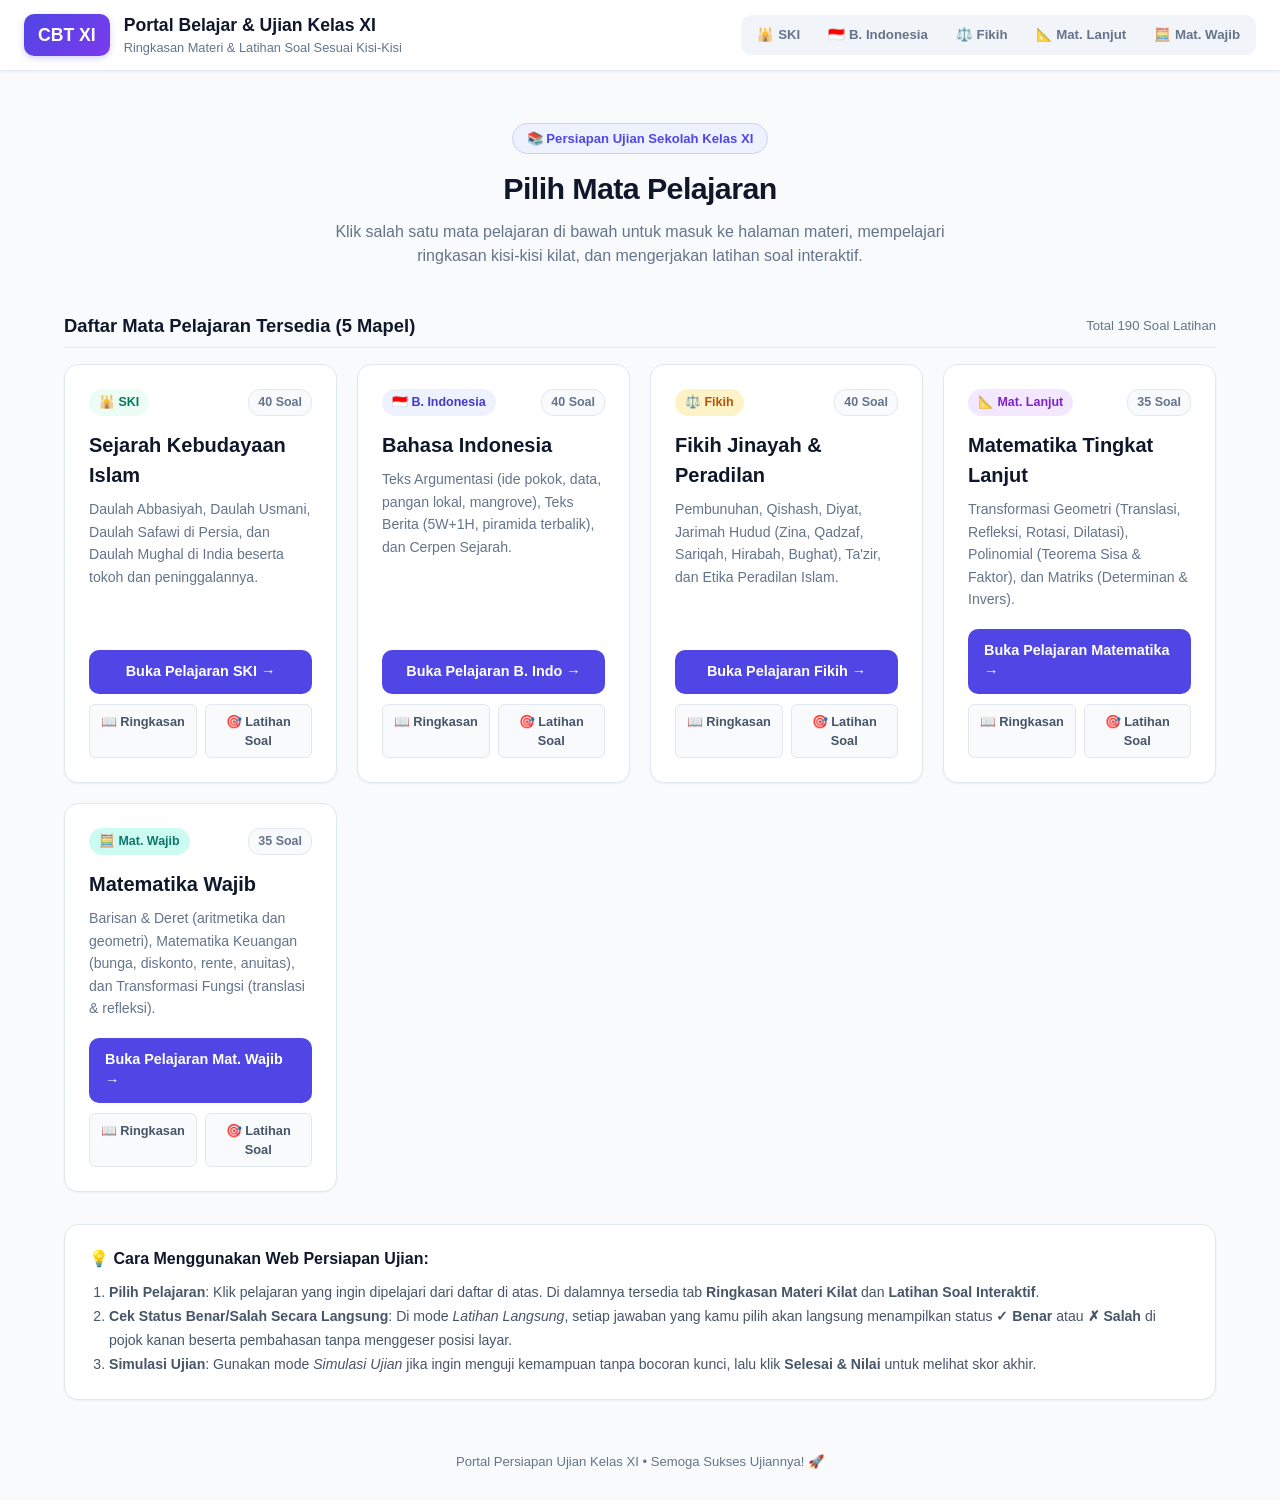
<file: index.html>
<!DOCTYPE html>
<html lang="id">
<head>
  <meta charset="UTF-8">
  <meta name="viewport" content="width=device-width, initial-scale=1.0">
  <title>Portal Persiapan Ujian Kilat Kelas XI</title>
  <style>
    :root {
      --primary: #4f46e5;
      --primary-light: #eef2ff;
      --primary-hover: #4338ca;
      --bg-main: #f8fafc;
      --bg-card: #ffffff;
      --text-main: #1e293b;
      --text-muted: #64748b;
      --border-color: #e2e8f0;
      --radius-sm: 6px;
      --radius-md: 10px;
      --radius-lg: 14px;
      --shadow-sm: 0 1px 2px rgba(0,0,0,0.05);
      --shadow-md: 0 8px 16px -4px rgba(15, 23, 42, 0.08);
    }

    * {
      box-sizing: border-box;
      margin: 0;
      padding: 0;
      font-family: -apple-system, BlinkMacSystemFont, "Segoe UI", Roboto, "Helvetica Neue", Arial, sans-serif;
    }

    body {
      background-color: var(--bg-main);
      color: var(--text-main);
      line-height: 1.5;
      min-height: 100vh;
    }

    /* TOP NAVBAR */
    .top-navbar {
      background: #ffffff;
      border-bottom: 1px solid var(--border-color);
      padding: 12px 24px;
      display: flex;
      justify-content: space-between;
      align-items: center;
      position: sticky;
      top: 0;
      z-index: 100;
      box-shadow: var(--shadow-sm);
    }

    .nav-brand {
      display: flex;
      align-items: center;
      gap: 14px;
      text-decoration: none;
      color: inherit;
    }

    .brand-badge {
      background: linear-gradient(135deg, #4f46e5, #7c3aed);
      color: white;
      font-weight: 800;
      font-size: 1.1rem;
      padding: 8px 14px;
      border-radius: var(--radius-md);
      box-shadow: 0 2px 6px rgba(79, 70, 229, 0.25);
    }

    .brand-text h1 {
      font-size: 1.1rem;
      font-weight: 700;
      color: #0f172a;
    }

    .brand-text p {
      font-size: 0.8rem;
      color: var(--text-muted);
    }

    .subject-switch {
      display: flex;
      background: #f1f5f9;
      padding: 4px;
      border-radius: var(--radius-md);
      gap: 4px;
      overflow-x: auto;
    }

    .subject-btn {
      padding: 6px 12px;
      border-radius: var(--radius-sm);
      font-size: 0.83rem;
      font-weight: 600;
      text-decoration: none;
      color: var(--text-muted);
      transition: all 0.2s;
      white-space: nowrap;
    }

    .subject-btn:hover {
      background: white;
      color: var(--primary);
      box-shadow: 0 1px 2px rgba(0,0,0,0.08);
    }

    /* MAIN CONTAINER */
    .app-container {
      max-width: 1200px;
      margin: 0 auto;
      padding: 24px;
    }

    .portal-hero {
      text-align: center;
      padding: 28px 16px 20px;
    }

    .portal-pill {
      display: inline-block;
      background: #eef2ff;
      color: #4f46e5;
      padding: 5px 14px;
      border-radius: 20px;
      font-size: 0.82rem;
      font-weight: 700;
      margin-bottom: 12px;
      border: 1px solid #c7d2fe;
    }

    .portal-hero h1 {
      font-size: 1.9rem;
      font-weight: 800;
      color: #0f172a;
      margin-bottom: 8px;
      letter-spacing: -0.02em;
    }

    .portal-hero p {
      font-size: 1rem;
      color: var(--text-muted);
      max-width: 640px;
      margin: 0 auto;
    }

    /* GRID DAFTAR PELAJARAN */
    .section-title-bar {
      display: flex;
      align-items: center;
      justify-content: space-between;
      margin-top: 24px;
      margin-bottom: 16px;
      padding-bottom: 8px;
      border-bottom: 1px solid var(--border-color);
    }

    .section-title-bar h2 {
      font-size: 1.15rem;
      font-weight: 700;
      color: #0f172a;
    }

    .portal-grid {
      display: grid;
      grid-template-columns: repeat(auto-fit, minmax(270px, 1fr));
      gap: 20px;
    }

    .portal-card {
      background: white;
      border-radius: var(--radius-lg);
      border: 1px solid var(--border-color);
      padding: 24px;
      box-shadow: var(--shadow-sm);
      transition: all 0.2s ease;
      display: flex;
      flex-direction: column;
      justify-content: space-between;
    }

    .portal-card:hover {
      transform: translateY(-3px);
      box-shadow: var(--shadow-md);
      border-color: #cbd5e1;
    }

    .card-header-top {
      display: flex;
      justify-content: space-between;
      align-items: center;
      margin-bottom: 14px;
    }

    .card-badge-top {
      display: inline-flex;
      align-items: center;
      gap: 6px;
      font-size: 0.78rem;
      font-weight: 700;
      padding: 4px 10px;
      border-radius: 20px;
    }

    .badge-ski { background: #ecfdf5; color: #047857; }
    .badge-indo { background: #eef2ff; color: #4338ca; }
    .badge-fikih { background: #fef3c7; color: #b45309; }
    .badge-mtk { background: #f3e8ff; color: #7e22ce; }
    .badge-mtkw { background: #ccfbf1; color: #0f766e; }

    .soal-count-tag {
      font-size: 0.78rem;
      font-weight: 700;
      color: var(--text-muted);
      background: #f8fafc;
      padding: 3px 9px;
      border-radius: 12px;
      border: 1px solid var(--border-color);
    }

    .portal-card h3 {
      font-size: 1.25rem;
      margin-bottom: 8px;
      color: #0f172a;
    }

    .portal-card p {
      font-size: 0.88rem;
      color: var(--text-muted);
      line-height: 1.6;
      margin-bottom: 18px;
    }

    .portal-btn-enter {
      display: flex;
      align-items: center;
      justify-content: center;
      gap: 8px;
      width: 100%;
      padding: 11px 16px;
      border-radius: var(--radius-md);
      font-size: 0.9rem;
      font-weight: 700;
      text-decoration: none;
      background: var(--primary);
      color: white;
      transition: background 0.2s;
    }

    .portal-btn-enter:hover {
      background: var(--primary-hover);
    }

    .portal-sub-links {
      display: flex;
      gap: 8px;
      margin-top: 10px;
    }

    .sub-link-btn {
      flex: 1;
      text-align: center;
      padding: 7px 10px;
      border-radius: var(--radius-sm);
      font-size: 0.8rem;
      font-weight: 600;
      text-decoration: none;
      background: #f8fafc;
      color: #475569;
      border: 1px solid var(--border-color);
      transition: all 0.15s;
    }

    .sub-link-btn:hover {
      background: #f1f5f9;
      color: #0f172a;
    }

    .tips-box {
      margin-top: 32px;
      background: white;
      border-radius: var(--radius-lg);
      border: 1px solid var(--border-color);
      padding: 22px 24px;
      box-shadow: var(--shadow-sm);
    }

    .tips-box h3 {
      font-size: 1rem;
      margin-bottom: 10px;
      color: #0f172a;
    }

    .tips-box ol {
      padding-left: 20px;
      font-size: 0.88rem;
      line-height: 1.7;
      color: #475569;
    }

    @media (max-width: 640px) {
      .top-navbar {
        flex-direction: column;
        align-items: stretch;
        gap: 10px;
        padding: 12px 16px;
      }
      .app-container {
        padding: 16px;
      }
      .portal-hero h1 {
        font-size: 1.5rem;
      }
    }
  </style>
</head>
<body>

  <header class="top-navbar">
    <a href="index.html" class="nav-brand">
      <div class="brand-badge">CBT XI</div>
      <div class="brand-text">
        <h1>Portal Belajar & Ujian Kelas XI</h1>
        <p>Ringkasan Materi & Latihan Soal Sesuai Kisi-Kisi</p>
      </div>
    </a>

    <nav class="subject-switch">
      <a href="ski.html" class="subject-btn">🕌 SKI</a>
      <a href="bahasa-indonesia.html" class="subject-btn">🇮🇩 B. Indonesia</a>
      <a href="fikih.html" class="subject-btn">⚖️ Fikih</a>
      <a href="matematika.html" class="subject-btn">📐 Mat. Lanjut</a>
      <a href="matematika-wajib.html" class="subject-btn">🧮 Mat. Wajib</a>
    </nav>
  </header>

  <main class="app-container">
    <section class="portal-hero">
      <span class="portal-pill">📚 Persiapan Ujian Sekolah Kelas XI</span>
      <h1>Pilih Mata Pelajaran</h1>
      <p>
        Klik salah satu mata pelajaran di bawah untuk masuk ke halaman materi, mempelajari ringkasan kisi-kisi kilat, dan mengerjakan latihan soal interaktif.
      </p>
    </section>

    <div class="section-title-bar">
      <h2>Daftar Mata Pelajaran Tersedia (5 Mapel)</h2>
      <span style="font-size: 0.82rem; color: var(--text-muted);">Total 190 Soal Latihan</span>
    </div>

    <div class="portal-grid">
      <!-- 1. SKI -->
      <div class="portal-card">
        <div>
          <div class="card-header-top">
            <span class="card-badge-top badge-ski">🕌 SKI</span>
            <span class="soal-count-tag">40 Soal</span>
          </div>
          <h3>Sejarah Kebudayaan Islam</h3>
          <p>
            Daulah Abbasiyah, Daulah Usmani, Daulah Safawi di Persia, dan Daulah Mughal di India beserta tokoh dan peninggalannya.
          </p>
        </div>
        <div>
          <a href="ski.html" class="portal-btn-enter">Buka Pelajaran SKI →</a>
          <div class="portal-sub-links">
            <a href="ski.html#ringkasan" onclick="sessionStorage.setItem('openTab', 'ringkasan')" class="sub-link-btn">📖 Ringkasan</a>
            <a href="ski.html" class="sub-link-btn">🎯 Latihan Soal</a>
          </div>
        </div>
      </div>

      <!-- 2. BAHASA INDONESIA -->
      <div class="portal-card">
        <div>
          <div class="card-header-top">
            <span class="card-badge-top badge-indo">🇮🇩 B. Indonesia</span>
            <span class="soal-count-tag">40 Soal</span>
          </div>
          <h3>Bahasa Indonesia</h3>
          <p>
            Teks Argumentasi (ide pokok, data, pangan lokal, mangrove), Teks Berita (5W+1H, piramida terbalik), dan Cerpen Sejarah.
          </p>
        </div>
        <div>
          <a href="bahasa-indonesia.html" class="portal-btn-enter">Buka Pelajaran B. Indo →</a>
          <div class="portal-sub-links">
            <a href="bahasa-indonesia.html#ringkasan" onclick="sessionStorage.setItem('openTab', 'ringkasan')" class="sub-link-btn">📖 Ringkasan</a>
            <a href="bahasa-indonesia.html" class="sub-link-btn">🎯 Latihan Soal</a>
          </div>
        </div>
      </div>

      <!-- 3. FIKIH -->
      <div class="portal-card">
        <div>
          <div class="card-header-top">
            <span class="card-badge-top badge-fikih">⚖️ Fikih</span>
            <span class="soal-count-tag">40 Soal</span>
          </div>
          <h3>Fikih Jinayah & Peradilan</h3>
          <p>
            Pembunuhan, Qishash, Diyat, Jarimah Hudud (Zina, Qadzaf, Sariqah, Hirabah, Bughat), Ta'zir, dan Etika Peradilan Islam.
          </p>
        </div>
        <div>
          <a href="fikih.html" class="portal-btn-enter">Buka Pelajaran Fikih →</a>
          <div class="portal-sub-links">
            <a href="fikih.html#ringkasan" onclick="sessionStorage.setItem('openTab', 'ringkasan')" class="sub-link-btn">📖 Ringkasan</a>
            <a href="fikih.html" class="sub-link-btn">🎯 Latihan Soal</a>
          </div>
        </div>
      </div>

      <!-- 4. MATEMATIKA -->
      <div class="portal-card">
        <div>
          <div class="card-header-top">
            <span class="card-badge-top badge-mtk">📐 Mat. Lanjut</span>
            <span class="soal-count-tag">35 Soal</span>
          </div>
          <h3>Matematika Tingkat Lanjut</h3>
          <p>
            Transformasi Geometri (Translasi, Refleksi, Rotasi, Dilatasi), Polinomial (Teorema Sisa & Faktor), dan Matriks (Determinan & Invers).
          </p>
        </div>
        <div>
          <a href="matematika.html" class="portal-btn-enter">Buka Pelajaran Matematika →</a>
          <div class="portal-sub-links">
            <a href="matematika.html#ringkasan" onclick="sessionStorage.setItem('openTab', 'ringkasan')" class="sub-link-btn">📖 Ringkasan</a>
            <a href="matematika.html" class="sub-link-btn">🎯 Latihan Soal</a>
          </div>
        </div>
      </div>

      <!-- 5. MATEMATIKA WAJIB -->
      <div class="portal-card">
        <div>
          <div class="card-header-top">
            <span class="card-badge-top badge-mtkw">🧮 Mat. Wajib</span>
            <span class="soal-count-tag">35 Soal</span>
          </div>
          <h3>Matematika Wajib</h3>
          <p>
            Barisan & Deret (aritmetika dan geometri), Matematika Keuangan (bunga, diskonto, rente, anuitas), dan Transformasi Fungsi (translasi & refleksi).
          </p>
        </div>
        <div>
          <a href="matematika-wajib.html" class="portal-btn-enter">Buka Pelajaran Mat. Wajib →</a>
          <div class="portal-sub-links">
            <a href="matematika-wajib.html#ringkasan" onclick="sessionStorage.setItem('openTab', 'ringkasan')" class="sub-link-btn">📖 Ringkasan</a>
            <a href="matematika-wajib.html" class="sub-link-btn">🎯 Latihan Soal</a>
          </div>
        </div>
      </div>
    </div>

    <div class="tips-box">
      <h3>💡 Cara Menggunakan Web Persiapan Ujian:</h3>
      <ol>
        <li><strong>Pilih Pelajaran</strong>: Klik pelajaran yang ingin dipelajari dari daftar di atas. Di dalamnya tersedia tab <strong>Ringkasan Materi Kilat</strong> dan <strong>Latihan Soal Interaktif</strong>.</li>
        <li><strong>Cek Status Benar/Salah Secara Langsung</strong>: Di mode <em>Latihan Langsung</em>, setiap jawaban yang kamu pilih akan langsung menampilkan status <strong>✓ Benar</strong> atau <strong>✗ Salah</strong> di pojok kanan beserta pembahasan tanpa menggeser posisi layar.</li>
        <li><strong>Simulasi Ujian</strong>: Gunakan mode <em>Simulasi Ujian</em> jika ingin menguji kemampuan tanpa bocoran kunci, lalu klik <strong>Selesai & Nilai</strong> untuk melihat skor akhir.</li>
      </ol>
    </div>
  </main>

  <footer style="text-align: center; padding: 28px; font-size: 0.82rem; color: var(--text-muted);">
    Portal Persiapan Ujian Kelas XI • Semoga Sukses Ujiannya! 🚀
  </footer>

</body>
</html>
</file>
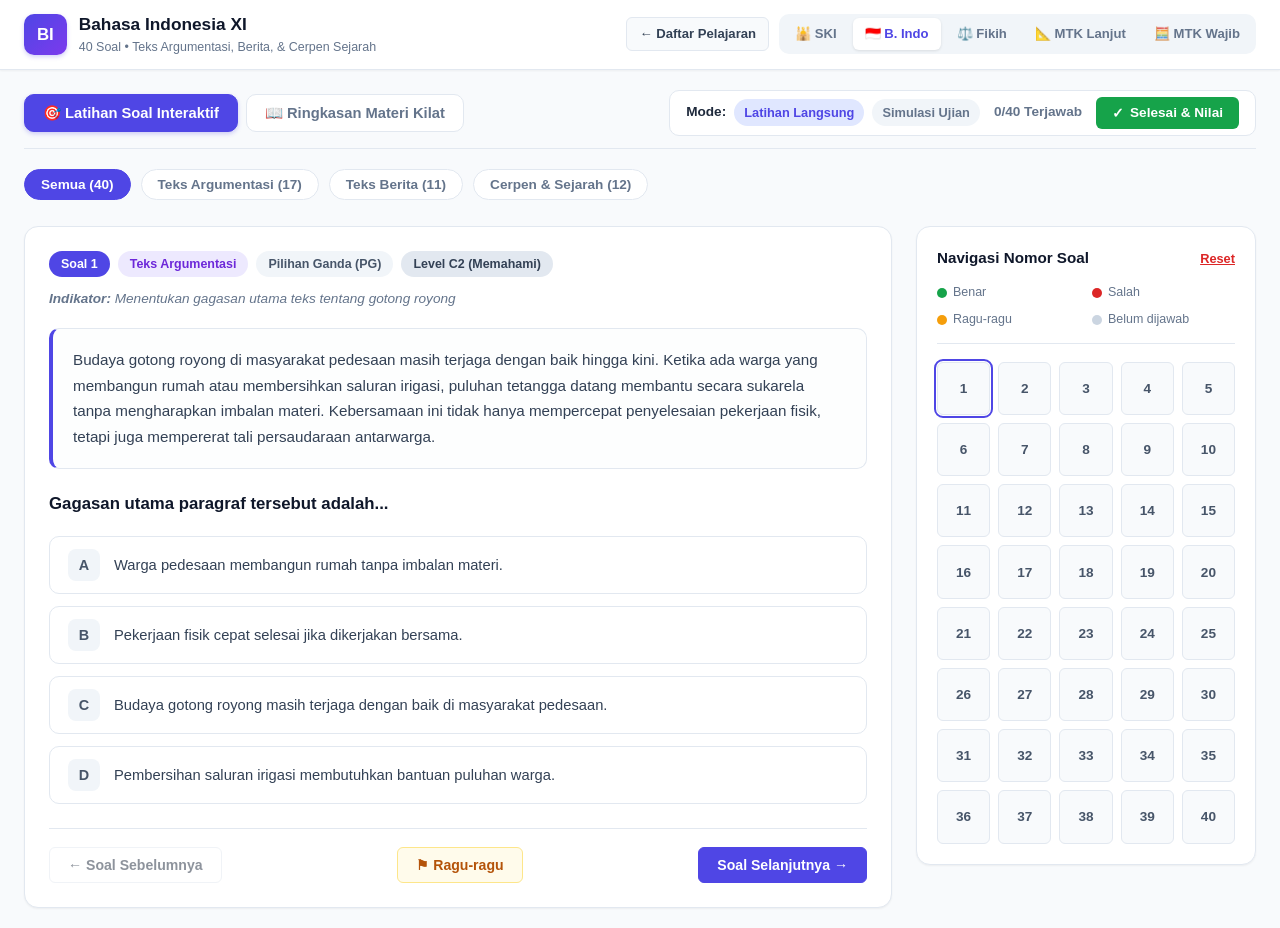
<file: bahasa-indonesia.html>
<!DOCTYPE html>
<html lang="id">
<head>
  <meta charset="UTF-8">
  <meta name="viewport" content="width=device-width, initial-scale=1.0">
  <title>Pelajaran Bahasa Indonesia Kelas XI - Ringkasan & Latihan Soal</title>
  <link rel="stylesheet" href="style.css">
</head>
<body>

  <header class="top-navbar">
    <a href="index.html" class="nav-brand">
      <div class="brand-badge" style="background: linear-gradient(135deg, #4f46e5, #7c3aed);">BI</div>
      <div class="brand-text">
        <h1>Bahasa Indonesia XI</h1>
        <p>40 Soal • Teks Argumentasi, Berita, & Cerpen Sejarah</p>
      </div>
    </a>

    <div class="nav-actions">
      <a href="index.html" class="back-home-btn">← Daftar Pelajaran</a>
      <div class="subject-switch">
        <a href="ski.html" class="subject-btn">🕌 SKI</a>
        <a href="bahasa-indonesia.html" class="subject-btn active">🇮🇩 B. Indo</a>
        <a href="fikih.html" class="subject-btn">⚖️ Fikih</a>
        <a href="matematika.html" class="subject-btn">📐 MTK Lanjut</a>
        <a href="matematika-wajib.html" class="subject-btn">🧮 MTK Wajib</a>
      </div>
    </div>
  </header>

  <main class="app-container">
    <div class="view-tabs">
      <div class="tab-group">
        <button id="tab-soal-btn" class="tab-btn active">🎯 Latihan Soal Interaktif</button>
        <button id="tab-ringkasan-btn" class="tab-btn">📖 Ringkasan Materi Kilat</button>
      </div>

      <div class="mode-control">
        <div class="mode-toggle">
          <span>Mode:</span>
          <span id="mode-latihan" class="mode-pill active">Latihan Langsung</span>
          <span id="mode-ujian" class="mode-pill">Simulasi Ujian</span>
        </div>
        <div class="progress-text" id="progress-count">0/40 Terjawab</div>
        <button id="finish-btn" class="finish-btn"><span>✓</span> Selesai & Nilai</button>
      </div>
    </div>

    <div id="view-soal">
      <div class="filter-bar" id="filter-bar"></div>
      <div class="quiz-grid">
        <section class="question-card">
          <div id="question-container"></div>
          <div class="quiz-actions">
            <button id="btn-prev" class="action-btn">← Soal Sebelumnya</button>
            <button id="btn-doubt" class="action-btn btn-doubt">⚑ Ragu-ragu</button>
            <button id="btn-next" class="action-btn btn-primary">Soal Selanjutnya →</button>
          </div>
        </section>

        <aside class="sidebar-nav">
          <div class="sidebar-header">
            <h3>Navigasi Nomor Soal</h3>
            <button id="reset-btn" class="reset-btn">Reset</button>
          </div>
          <div class="nav-legend">
            <div class="legend-item"><div class="legend-dot dot-green"></div> Benar</div>
            <div class="legend-item"><div class="legend-dot dot-red"></div> Salah</div>
            <div class="legend-item"><div class="legend-dot dot-yellow"></div> Ragu-ragu</div>
            <div class="legend-item"><div class="legend-dot dot-gray"></div> Belum dijawab</div>
          </div>
          <div class="number-grid" id="number-grid"></div>
        </aside>
      </div>
    </div>

    <div id="view-ringkasan" style="display: none;">
      <div class="summary-container" id="summary-content"></div>
    </div>
  </main>

  <script src="data-indo.js"></script>
  <script src="app.js"></script>
  <script>
    document.addEventListener("DOMContentLoaded", () => {
      new ExamApp({
        subject: "INDO",
        summaryData: INDO_SUMMARY,
        questionsData: INDO_QUESTIONS,
        categories: ["Teks Argumentasi", "Teks Berita", "Cerpen & Sejarah"]
      });
    });
  </script>
</body>
</html>
</file>
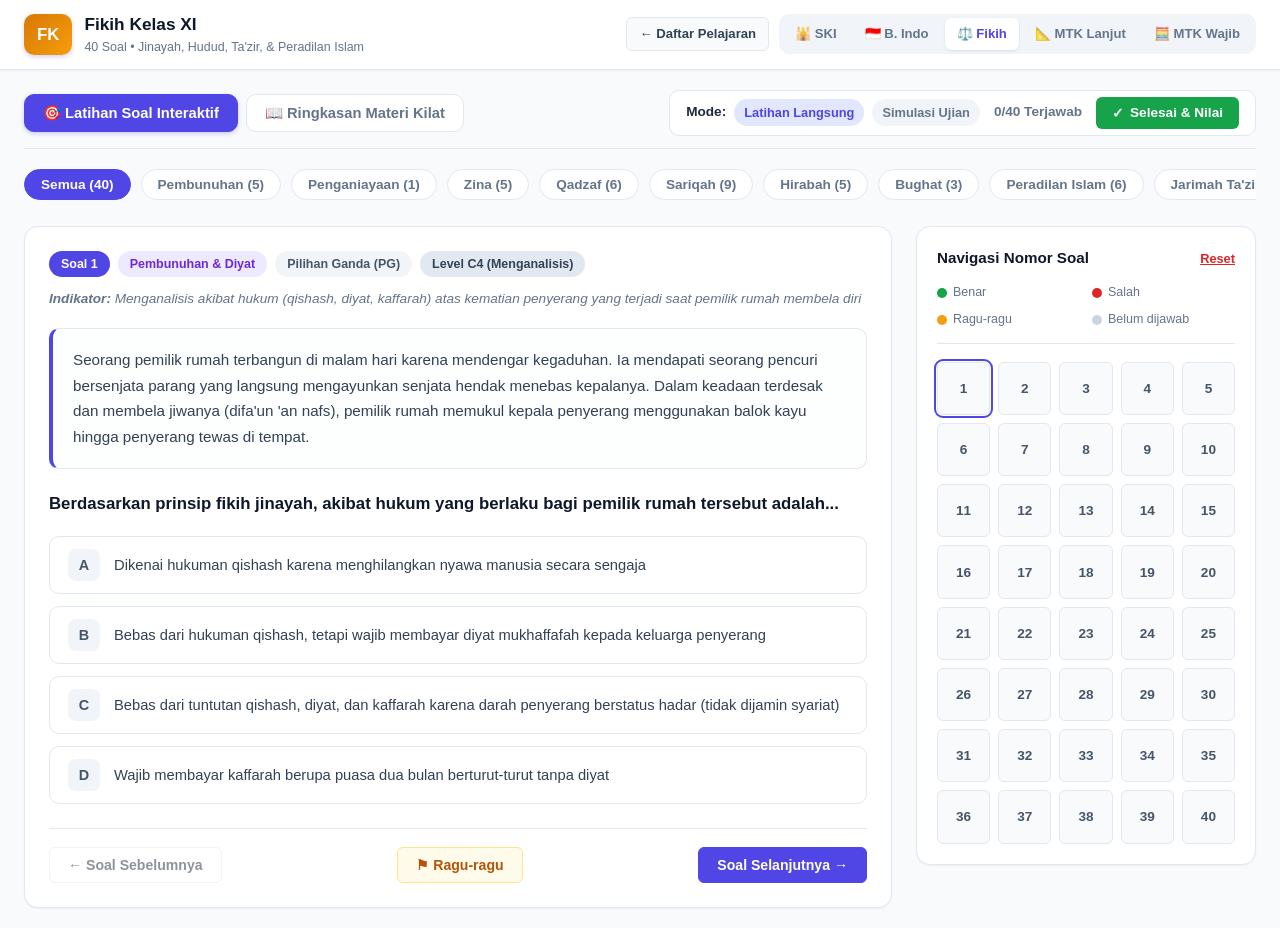
<file: fikih.html>
<!DOCTYPE html>
<html lang="id">
<head>
  <meta charset="UTF-8">
  <meta name="viewport" content="width=device-width, initial-scale=1.0">
  <title>Pelajaran Fikih Kelas XI - Ringkasan & Latihan Soal</title>
  <link rel="stylesheet" href="style.css">
</head>
<body>

  <header class="top-navbar">
    <a href="index.html" class="nav-brand">
      <div class="brand-badge" style="background: linear-gradient(135deg, #d97706, #f59e0b);">FK</div>
      <div class="brand-text">
        <h1>Fikih Kelas XI</h1>
        <p>40 Soal • Jinayah, Hudud, Ta'zir, & Peradilan Islam</p>
      </div>
    </a>

    <div class="nav-actions">
      <a href="index.html" class="back-home-btn">← Daftar Pelajaran</a>
      <div class="subject-switch">
        <a href="ski.html" class="subject-btn">🕌 SKI</a>
        <a href="bahasa-indonesia.html" class="subject-btn">🇮🇩 B. Indo</a>
        <a href="fikih.html" class="subject-btn active">⚖️ Fikih</a>
        <a href="matematika.html" class="subject-btn">📐 MTK Lanjut</a>
        <a href="matematika-wajib.html" class="subject-btn">🧮 MTK Wajib</a>
      </div>
    </div>
  </header>

  <main class="app-container">
    <div class="view-tabs">
      <div class="tab-group">
        <button id="tab-soal-btn" class="tab-btn active">🎯 Latihan Soal Interaktif</button>
        <button id="tab-ringkasan-btn" class="tab-btn">📖 Ringkasan Materi Kilat</button>
      </div>

      <div class="mode-control">
        <div class="mode-toggle">
          <span>Mode:</span>
          <span id="mode-latihan" class="mode-pill active">Latihan Langsung</span>
          <span id="mode-ujian" class="mode-pill">Simulasi Ujian</span>
        </div>
        <div class="progress-text" id="progress-count">0/40 Terjawab</div>
        <button id="finish-btn" class="finish-btn"><span>✓</span> Selesai & Nilai</button>
      </div>
    </div>

    <div id="view-soal">
      <div class="filter-bar" id="filter-bar"></div>
      <div class="quiz-grid">
        <section class="question-card">
          <div id="question-container"></div>
          <div class="quiz-actions">
            <button id="btn-prev" class="action-btn">← Soal Sebelumnya</button>
            <button id="btn-doubt" class="action-btn btn-doubt">⚑ Ragu-ragu</button>
            <button id="btn-next" class="action-btn btn-primary">Soal Selanjutnya →</button>
          </div>
        </section>

        <aside class="sidebar-nav">
          <div class="sidebar-header">
            <h3>Navigasi Nomor Soal</h3>
            <button id="reset-btn" class="reset-btn">Reset</button>
          </div>
          <div class="nav-legend">
            <div class="legend-item"><div class="legend-dot dot-green"></div> Benar</div>
            <div class="legend-item"><div class="legend-dot dot-red"></div> Salah</div>
            <div class="legend-item"><div class="legend-dot dot-yellow"></div> Ragu-ragu</div>
            <div class="legend-item"><div class="legend-dot dot-gray"></div> Belum dijawab</div>
          </div>
          <div class="number-grid" id="number-grid"></div>
        </aside>
      </div>
    </div>

    <div id="view-ringkasan" style="display: none;">
      <div class="summary-container" id="summary-content"></div>
    </div>
  </main>

  <script src="data-fikih.js"></script>
  <script src="app.js"></script>
  <script>
    document.addEventListener("DOMContentLoaded", () => {
      new ExamApp({
        subject: "FIKIH",
        summaryData: FIKIH_SUMMARY,
        questionsData: FIKIH_QUESTIONS,
        categories: ["Pembunuhan", "Penganiayaan", "Zina", "Qadzaf", "Sariqah", "Hirabah", "Bughat", "Peradilan Islam", "Jarimah Ta'zir"]
      });
    });
  </script>
</body>
</html>
</file>
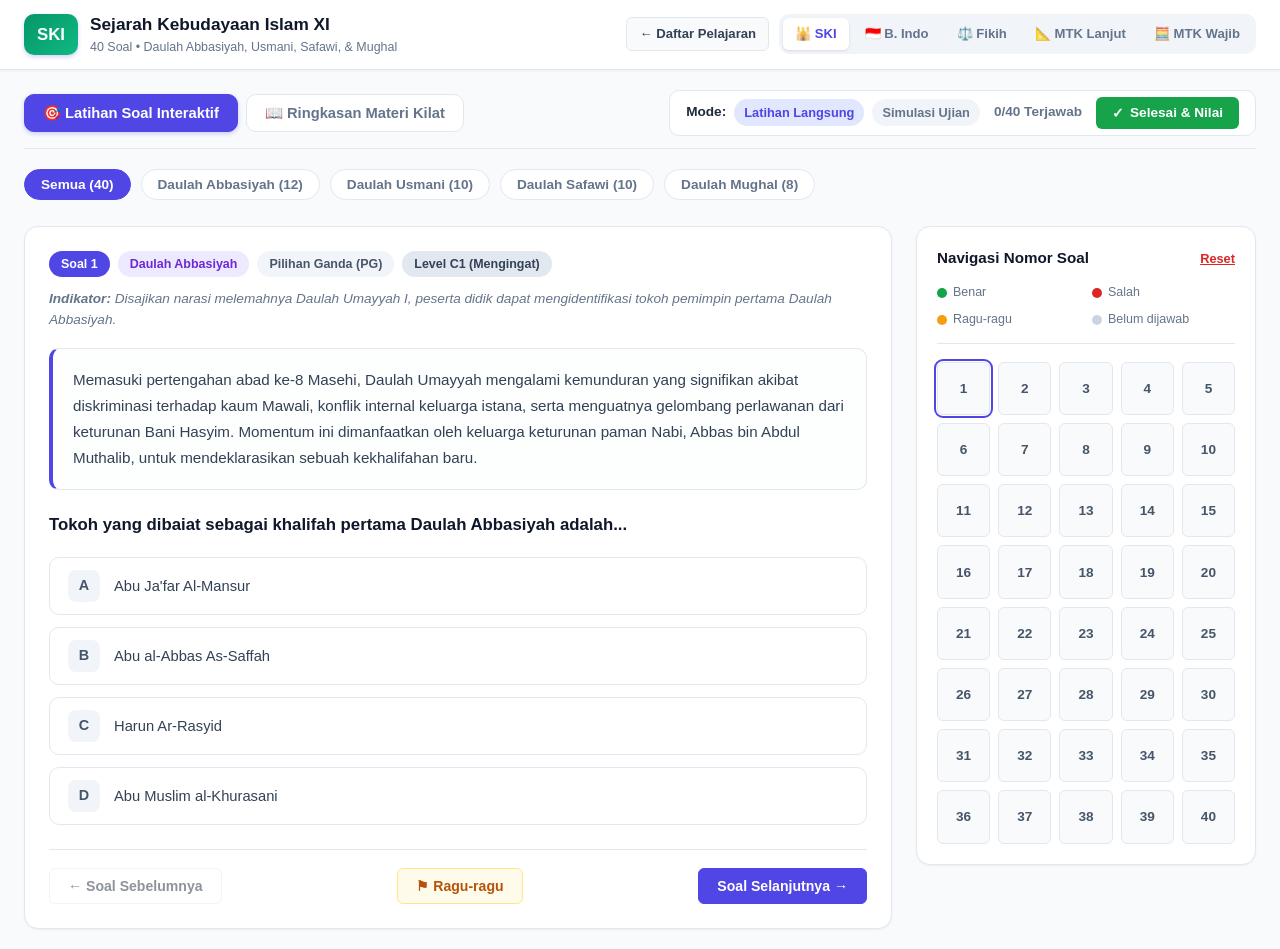
<file: ski.html>
<!DOCTYPE html>
<html lang="id">
<head>
  <meta charset="UTF-8">
  <meta name="viewport" content="width=device-width, initial-scale=1.0">
  <title>Pelajaran SKI Kelas XI - Ringkasan & Latihan Soal</title>
  <link rel="stylesheet" href="style.css">
</head>
<body>

  <header class="top-navbar">
    <a href="index.html" class="nav-brand">
      <div class="brand-badge" style="background: linear-gradient(135deg, #059669, #10b981);">SKI</div>
      <div class="brand-text">
        <h1>Sejarah Kebudayaan Islam XI</h1>
        <p>40 Soal • Daulah Abbasiyah, Usmani, Safawi, & Mughal</p>
      </div>
    </a>

    <div class="nav-actions">
      <a href="index.html" class="back-home-btn">← Daftar Pelajaran</a>
      <div class="subject-switch">
        <a href="ski.html" class="subject-btn active">🕌 SKI</a>
        <a href="bahasa-indonesia.html" class="subject-btn">🇮🇩 B. Indo</a>
        <a href="fikih.html" class="subject-btn">⚖️ Fikih</a>
        <a href="matematika.html" class="subject-btn">📐 MTK Lanjut</a>
        <a href="matematika-wajib.html" class="subject-btn">🧮 MTK Wajib</a>
      </div>
    </div>
  </header>

  <main class="app-container">
    <div class="view-tabs">
      <div class="tab-group">
        <button id="tab-soal-btn" class="tab-btn active">🎯 Latihan Soal Interaktif</button>
        <button id="tab-ringkasan-btn" class="tab-btn">📖 Ringkasan Materi Kilat</button>
      </div>

      <div class="mode-control">
        <div class="mode-toggle">
          <span>Mode:</span>
          <span id="mode-latihan" class="mode-pill active">Latihan Langsung</span>
          <span id="mode-ujian" class="mode-pill">Simulasi Ujian</span>
        </div>
        <div class="progress-text" id="progress-count">0/40 Terjawab</div>
        <button id="finish-btn" class="finish-btn"><span>✓</span> Selesai & Nilai</button>
      </div>
    </div>

    <div id="view-soal">
      <div class="filter-bar" id="filter-bar"></div>
      <div class="quiz-grid">
        <section class="question-card">
          <div id="question-container"></div>
          <div class="quiz-actions">
            <button id="btn-prev" class="action-btn">← Soal Sebelumnya</button>
            <button id="btn-doubt" class="action-btn btn-doubt">⚑ Ragu-ragu</button>
            <button id="btn-next" class="action-btn btn-primary">Soal Selanjutnya →</button>
          </div>
        </section>

        <aside class="sidebar-nav">
          <div class="sidebar-header">
            <h3>Navigasi Nomor Soal</h3>
            <button id="reset-btn" class="reset-btn">Reset</button>
          </div>
          <div class="nav-legend">
            <div class="legend-item"><div class="legend-dot dot-green"></div> Benar</div>
            <div class="legend-item"><div class="legend-dot dot-red"></div> Salah</div>
            <div class="legend-item"><div class="legend-dot dot-yellow"></div> Ragu-ragu</div>
            <div class="legend-item"><div class="legend-dot dot-gray"></div> Belum dijawab</div>
          </div>
          <div class="number-grid" id="number-grid"></div>
        </aside>
      </div>
    </div>

    <div id="view-ringkasan" style="display: none;">
      <div class="summary-container" id="summary-content"></div>
    </div>
  </main>

  <script src="data-ski.js"></script>
  <script src="app.js"></script>
  <script>
    document.addEventListener("DOMContentLoaded", () => {
      new ExamApp({
        subject: "SKI",
        summaryData: SKI_SUMMARY,
        questionsData: SKI_QUESTIONS,
        categories: ["Daulah Abbasiyah", "Daulah Usmani", "Daulah Safawi", "Daulah Mughal"]
      });
    });
  </script>
</body>
</html>
</file>
<file: style.css>
/* STYLING BERSIH, CEPAT, MINIMALIS, & RESPONSIF */
:root {
  --primary: #4f46e5;
  --primary-light: #eef2ff;
  --primary-hover: #4338ca;
  --bg-main: #f8fafc;
  --bg-card: #ffffff;
  --text-main: #1e293b;
  --text-muted: #64748b;
  --border-color: #e2e8f0;
  --success: #16a34a;
  --success-bg: #f0fdf4;
  --danger: #dc2626;
  --danger-bg: #fef2f2;
  --warning: #f59e0b;
  --warning-bg: #fffbeb;
  --radius-sm: 6px;
  --radius-md: 10px;
  --radius-lg: 14px;
  --shadow-sm: 0 1px 2px rgba(0,0,0,0.05);
  --shadow-md: 0 4px 6px -1px rgba(0,0,0,0.07), 0 2px 4px -2px rgba(0,0,0,0.05);
}

* {
  box-sizing: border-box;
  margin: 0;
  padding: 0;
  font-family: -apple-system, BlinkMacSystemFont, "Segoe UI", Roboto, "Helvetica Neue", Arial, sans-serif;
}

body {
  background-color: var(--bg-main);
  color: var(--text-main);
  line-height: 1.5;
  min-height: 100vh;
}

/* TOP NAVBAR */
.top-navbar {
  background: #ffffff;
  border-bottom: 1px solid var(--border-color);
  padding: 12px 24px;
  display: flex;
  justify-content: space-between;
  align-items: center;
  position: sticky;
  top: 0;
  z-index: 100;
  box-shadow: var(--shadow-sm);
}

.nav-brand {
  display: flex;
  align-items: center;
  gap: 12px;
  text-decoration: none;
  color: inherit;
}

.brand-badge {
  background: linear-gradient(135deg, #4f46e5, #7c3aed);
  color: white;
  font-weight: 800;
  font-size: 1.05rem;
  padding: 8px 13px;
  border-radius: var(--radius-md);
  box-shadow: 0 2px 4px rgba(79, 70, 229, 0.25);
}

.brand-text h1 {
  font-size: 1.08rem;
  font-weight: 700;
  color: #0f172a;
}

.brand-text p {
  font-size: 0.78rem;
  color: var(--text-muted);
}

.nav-actions {
  display: flex;
  align-items: center;
  gap: 10px;
}

.back-home-btn {
  padding: 6px 12px;
  border-radius: var(--radius-sm);
  font-size: 0.82rem;
  font-weight: 600;
  text-decoration: none;
  background: #f8fafc;
  color: #334155;
  border: 1px solid var(--border-color);
  transition: all 0.15s;
}

.back-home-btn:hover {
  background: #eef2ff;
  color: var(--primary);
  border-color: #c7d2fe;
}

.subject-switch {
  display: flex;
  background: #f1f5f9;
  padding: 4px;
  border-radius: var(--radius-md);
  gap: 4px;
  overflow-x: auto;
}

.subject-btn {
  padding: 6px 12px;
  border-radius: var(--radius-sm);
  font-size: 0.82rem;
  font-weight: 600;
  text-decoration: none;
  color: var(--text-muted);
  transition: all 0.2s;
  display: inline-flex;
  align-items: center;
  gap: 5px;
  white-space: nowrap;
}

.subject-btn.active {
  background: white;
  color: var(--primary);
  box-shadow: 0 1px 3px rgba(0,0,0,0.1);
}

.subject-btn:hover:not(.active) {
  color: var(--text-main);
}

/* MAIN CONTAINER */
.app-container {
  max-width: 1300px;
  margin: 0 auto;
  padding: 20px 24px;
}

/* TAB BAR: RINGKASAN vs LATIHAN SOAL */
.view-tabs {
  display: flex;
  gap: 10px;
  margin-bottom: 20px;
  border-bottom: 1px solid var(--border-color);
  padding-bottom: 12px;
  align-items: center;
  justify-content: space-between;
  flex-wrap: wrap;
}

.tab-group {
  display: flex;
  gap: 8px;
}

.tab-btn {
  padding: 9px 18px;
  font-size: 0.92rem;
  font-weight: 600;
  border-radius: var(--radius-md);
  border: 1px solid var(--border-color);
  background: white;
  color: var(--text-muted);
  cursor: pointer;
  transition: all 0.2s;
  display: inline-flex;
  align-items: center;
  gap: 8px;
}

.tab-btn.active {
  background: var(--primary);
  color: white;
  border-color: var(--primary);
  box-shadow: 0 2px 4px rgba(79, 70, 229, 0.25);
}

.tab-btn:hover:not(.active) {
  background: #f8fafc;
  color: var(--text-main);
}

.mode-control {
  display: flex;
  align-items: center;
  gap: 14px;
  background: white;
  padding: 6px 16px;
  border-radius: var(--radius-md);
  border: 1px solid var(--border-color);
}

.mode-toggle {
  display: flex;
  align-items: center;
  gap: 8px;
  font-size: 0.85rem;
  font-weight: 600;
}

.mode-pill {
  cursor: pointer;
  padding: 4px 10px;
  border-radius: 20px;
  background: #f1f5f9;
  color: var(--text-muted);
  font-size: 0.8rem;
  transition: all 0.2s;
}

.mode-pill.active {
  background: #e0e7ff;
  color: var(--primary);
  font-weight: 700;
}

.finish-btn {
  background: #16a34a;
  color: white;
  border: none;
  padding: 8px 16px;
  border-radius: var(--radius-sm);
  font-weight: 600;
  font-size: 0.85rem;
  cursor: pointer;
  display: flex;
  align-items: center;
  gap: 6px;
  transition: all 0.2s;
}

.finish-btn:hover {
  background: #15803d;
}

.progress-text {
  font-size: 0.85rem;
  font-weight: 700;
  color: var(--text-muted);
}

/* FILTER PILLS */
.filter-bar {
  display: flex;
  gap: 10px;
  margin-bottom: 20px;
  overflow-x: auto;
  padding-bottom: 6px;
}

.filter-pill {
  padding: 7px 16px;
  border-radius: 25px;
  font-size: 0.85rem;
  font-weight: 600;
  border: 1px solid var(--border-color);
  background: white;
  color: var(--text-muted);
  cursor: pointer;
  white-space: nowrap;
  transition: all 0.2s;
}

.filter-pill.active {
  background: var(--primary);
  color: white;
  border-color: var(--primary);
}

.filter-pill:hover:not(.active) {
  background: #f1f5f9;
  color: var(--text-main);
}

/* CBT QUIZ LAYOUT */
.quiz-grid {
  display: grid;
  grid-template-columns: 1fr 340px;
  gap: 24px;
  align-items: start;
}

/* KARTU SOAL */
.question-card {
  background: white;
  border-radius: var(--radius-lg);
  border: 1px solid var(--border-color);
  padding: 24px;
  box-shadow: var(--shadow-sm);
}

.question-badges {
  display: flex;
  gap: 8px;
  align-items: center;
  flex-wrap: wrap;
  margin-bottom: 12px;
}

.badge {
  font-size: 0.78rem;
  font-weight: 700;
  padding: 4px 12px;
  border-radius: 20px;
}

.badge-number {
  background: var(--primary);
  color: white;
}

.badge-category {
  background: #ede9fe;
  color: #6d28d9;
}

.badge-type {
  background: #f1f5f9;
  color: #475569;
}

.badge-level {
  background: #e2e8f0;
  color: #334155;
}

/* BADGE STATUS HASIL JAWABAN DI POJOK KANAN HEADER SOAL */
.badge-result-correct {
  margin-left: auto;
  background: #dcfce7;
  color: #15803d;
  border: 1px solid #86efac;
}

.badge-result-wrong {
  margin-left: auto;
  background: #fee2e2;
  color: #b91c1c;
  border: 1px solid #fca5a5;
}

.indicator-text {
  font-size: 0.85rem;
  color: var(--text-muted);
  margin-bottom: 18px;
  font-style: italic;
  display: flex;
  align-items: flex-start;
  gap: 6px;
}

.stimulus-box {
  background: #fdfefe;
  border: 1px solid #e2e8f0;
  border-left: 4px solid var(--primary);
  border-radius: var(--radius-md);
  padding: 18px 20px;
  margin-bottom: 22px;
  font-size: 0.95rem;
  line-height: 1.7;
  color: #334155;
  white-space: pre-line;
}

.question-prompt {
  font-size: 1.05rem;
  font-weight: 700;
  color: #0f172a;
  margin-bottom: 20px;
  line-height: 1.5;
}

/* DAFTAR PILIHAN JAWABAN */
.options-list {
  display: flex;
  flex-direction: column;
  gap: 12px;
  margin-bottom: 24px;
}

.option-item {
  display: flex;
  align-items: center;
  gap: 14px;
  padding: 12px 18px;
  border: 1.5px solid var(--border-color);
  border-radius: var(--radius-md);
  background: white;
  cursor: pointer;
  transition: border-color 0.15s ease, background-color 0.15s ease;
  user-select: none;
}

.option-item:hover {
  border-color: #cbd5e1;
  background: #f8fafc;
}

.option-item.selected {
  border-color: var(--primary);
  background: #f5f3ff;
}

.option-key {
  width: 32px;
  height: 32px;
  border-radius: 8px;
  background: #f1f5f9;
  color: #475569;
  font-weight: 700;
  font-size: 0.9rem;
  display: flex;
  align-items: center;
  justify-content: center;
  flex-shrink: 0;
  transition: all 0.15s;
}

.option-item.selected .option-key {
  background: var(--primary);
  color: white;
}

.option-text {
  font-size: 0.92rem;
  color: #334155;
  flex: 1;
}

/* INDIKATOR TULISAN BENAR / SALAH DI POJOK KANAN OPSI */
.option-status-badge {
  margin-left: auto;
  font-size: 0.76rem;
  font-weight: 700;
  padding: 4px 10px;
  border-radius: 20px;
  white-space: nowrap;
  flex-shrink: 0;
}

.option-status-badge.badge-correct {
  background: #16a34a;
  color: #ffffff;
}

.option-status-badge.badge-wrong {
  background: #dc2626;
  color: #ffffff;
}

.option-status-badge.badge-key {
  background: #dcfce7;
  color: #15803d;
  border: 1px solid #86efac;
}

/* JAWABAN BENAR & SALAH DI MODE LATIHAN */
.option-item.correct {
  border-color: var(--success);
  background: var(--success-bg);
}
.option-item.correct .option-key {
  background: var(--success);
  color: white;
}

.option-item.correct-key {
  border-color: #86efac;
  background: #f0fdf4;
}
.option-item.correct-key .option-key {
  background: #22c55e;
  color: white;
}

.option-item.wrong {
  border-color: var(--danger);
  background: var(--danger-bg);
}
.option-item.wrong .option-key {
  background: var(--danger);
  color: white;
}

/* MULTI-SELECT CHECKBOX (PGK) */
.option-checkbox {
  width: 20px;
  height: 20px;
  accent-color: var(--primary);
  cursor: pointer;
  pointer-events: none;
  flex-shrink: 0;
}

/* PEMBAHASAN BOKS */
.explanation-card {
  margin-top: 18px;
  padding: 16px 20px;
  border-radius: var(--radius-md);
  background: #f8fafc;
  border: 1px solid #e2e8f0;
  font-size: 0.88rem;
  line-height: 1.6;
}

.explanation-card.show-correct {
  border-left: 4px solid var(--success);
  background: #f0fdf4;
}

.explanation-card.show-wrong {
  border-left: 4px solid var(--danger);
  background: #fef2f2;
}

.explanation-title {
  font-weight: 700;
  margin-bottom: 6px;
  display: flex;
  align-items: center;
  gap: 6px;
}

/* NAVIGASI KONTROL BAWAH SOAL */
.quiz-actions {
  display: flex;
  justify-content: space-between;
  align-items: center;
  gap: 12px;
  padding-top: 18px;
  border-top: 1px solid var(--border-color);
  flex-wrap: wrap;
}

.action-btn {
  padding: 9px 18px;
  border-radius: var(--radius-sm);
  font-size: 0.88rem;
  font-weight: 600;
  cursor: pointer;
  transition: all 0.2s;
  display: inline-flex;
  align-items: center;
  gap: 8px;
  border: 1px solid var(--border-color);
  background: white;
  color: var(--text-main);
}

.action-btn:hover:not(:disabled) {
  background: #f1f5f9;
}

.action-btn:disabled {
  opacity: 0.5;
  cursor: not-allowed;
}

.action-btn.btn-primary {
  background: var(--primary);
  color: white;
  border-color: var(--primary);
}

.action-btn.btn-primary:hover:not(:disabled) {
  background: var(--primary-hover);
}

.action-btn.btn-doubt {
  color: #b45309;
  border-color: #fde68a;
  background: #fffbeb;
}

.action-btn.btn-doubt.active {
  background: #f59e0b;
  color: white;
  border-color: #f59e0b;
}

/* SIDEBAR NAVIGASI NOMOR SOAL */
.sidebar-nav {
  background: white;
  border-radius: var(--radius-lg);
  border: 1px solid var(--border-color);
  padding: 20px;
  box-shadow: var(--shadow-sm);
  position: sticky;
  top: 85px;
}

.sidebar-header {
  display: flex;
  justify-content: space-between;
  align-items: center;
  margin-bottom: 14px;
}

.sidebar-header h3 {
  font-size: 0.95rem;
  font-weight: 700;
  color: #0f172a;
}

.reset-btn {
  background: none;
  border: none;
  color: var(--danger);
  font-size: 0.8rem;
  font-weight: 600;
  cursor: pointer;
  text-decoration: underline;
}

.nav-legend {
  display: grid;
  grid-template-columns: 1fr 1fr;
  gap: 8px 12px;
  font-size: 0.78rem;
  color: var(--text-muted);
  margin-bottom: 18px;
  padding-bottom: 14px;
  border-bottom: 1px solid var(--border-color);
}

.legend-item {
  display: flex;
  align-items: center;
  gap: 6px;
}

.legend-dot {
  width: 10px;
  height: 10px;
  border-radius: 50%;
}

.dot-green { background-color: var(--success); }
.dot-red { background-color: var(--danger); }
.dot-yellow { background-color: var(--warning); }
.dot-gray { background-color: #cbd5e1; }

.number-grid {
  display: grid;
  grid-template-columns: repeat(5, 1fr);
  gap: 8px;
}

.num-btn {
  aspect-ratio: 1;
  display: flex;
  align-items: center;
  justify-content: center;
  font-size: 0.85rem;
  font-weight: 600;
  border-radius: var(--radius-sm);
  border: 1px solid #e2e8f0;
  background: #f8fafc;
  color: #475569;
  cursor: pointer;
  transition: all 0.15s;
}

.num-btn:hover {
  border-color: var(--primary);
  background: #eef2ff;
}

.num-btn.current {
  outline: 2px solid var(--primary);
  outline-offset: 1px;
  font-weight: 800;
}

.num-btn.answered {
  background: #e2e8f0;
  color: #1e293b;
  font-weight: 700;
}

.num-btn.correct {
  background: var(--success);
  color: white;
  border-color: var(--success);
}

.num-btn.wrong {
  background: var(--danger);
  color: white;
  border-color: var(--danger);
}

.num-btn.doubt {
  background: var(--warning);
  color: white;
  border-color: var(--warning);
}

/* HALAMAN RINGKASAN MATERI */
.summary-container {
  display: flex;
  flex-direction: column;
  gap: 24px;
}

.summary-header-box {
  background: white;
  border-radius: var(--radius-lg);
  padding: 24px;
  border: 1px solid var(--border-color);
  box-shadow: var(--shadow-sm);
  display: flex;
  justify-content: space-between;
  align-items: center;
  flex-wrap: wrap;
  gap: 16px;
}

.summary-header-box h2 {
  font-size: 1.25rem;
  color: #0f172a;
  margin-bottom: 4px;
}

.summary-search {
  padding: 9px 16px;
  border-radius: var(--radius-md);
  border: 1px solid var(--border-color);
  font-size: 0.9rem;
  width: 320px;
  max-width: 100%;
}

.summary-card {
  background: white;
  border-radius: var(--radius-lg);
  border: 1px solid var(--border-color);
  padding: 24px;
  box-shadow: var(--shadow-sm);
}

.summary-category-title {
  font-size: 1.12rem;
  font-weight: 700;
  color: var(--primary);
  margin-bottom: 16px;
  display: flex;
  align-items: center;
  gap: 10px;
  border-bottom: 2px solid #eef2ff;
  padding-bottom: 10px;
}

.summary-points-list {
  list-style: none;
  display: flex;
  flex-direction: column;
  gap: 10px;
}

.summary-points-list li {
  font-size: 0.93rem;
  line-height: 1.65;
  color: #334155;
  padding-left: 18px;
  position: relative;
}

.summary-points-list li::before {
  content: "•";
  color: var(--primary);
  font-weight: bold;
  font-size: 1.2rem;
  position: absolute;
  left: 0;
  top: -2px;
}

/* TABEL KISI-KISI KILAT */
.kisi-table-box {
  margin-top: 8px;
  overflow-x: auto;
  background: white;
  border-radius: var(--radius-lg);
  border: 1px solid var(--border-color);
  padding: 20px;
}

.kisi-table {
  width: 100%;
  border-collapse: collapse;
  font-size: 0.85rem;
}

.kisi-table th {
  background: #f8fafc;
  color: #334155;
  font-weight: 700;
  padding: 10px 12px;
  text-align: left;
  border-bottom: 2px solid var(--border-color);
}

.kisi-table td {
  padding: 10px 12px;
  border-bottom: 1px solid var(--border-color);
  color: #475569;
  vertical-align: top;
}

.kisi-table tr:hover {
  background: #fdfdfe;
}

/* MODAL HASIL NILAI */
.modal-overlay {
  position: fixed;
  top: 0;
  left: 0;
  right: 0;
  bottom: 0;
  background: rgba(15, 23, 42, 0.6);
  display: flex;
  align-items: center;
  justify-content: center;
  z-index: 1000;
  backdrop-filter: blur(4px);
}

.modal-content {
  background: white;
  border-radius: var(--radius-lg);
  padding: 30px;
  max-width: 480px;
  width: 90%;
  text-align: center;
  box-shadow: 0 20px 25px -5px rgba(0, 0, 0, 0.2);
}

.score-circle {
  width: 110px;
  height: 110px;
  border-radius: 50%;
  background: #eef2ff;
  border: 4px solid var(--primary);
  display: flex;
  flex-direction: column;
  align-items: center;
  justify-content: center;
  margin: 16px auto;
}

.score-num {
  font-size: 2rem;
  font-weight: 800;
  color: var(--primary);
  line-height: 1;
}

.score-label {
  font-size: 0.75rem;
  color: var(--text-muted);
  text-transform: uppercase;
  font-weight: 600;
}

.modal-stats {
  display: grid;
  grid-template-columns: repeat(3, 1fr);
  gap: 12px;
  margin: 20px 0;
  background: #f8fafc;
  padding: 14px;
  border-radius: var(--radius-md);
}

.stat-item h4 {
  font-size: 1.3rem;
  font-weight: 700;
}

.stat-item p {
  font-size: 0.75rem;
  color: var(--text-muted);
}

.modal-buttons {
  display: flex;
  gap: 10px;
  justify-content: center;
}

@media (max-width: 950px) {
  .quiz-grid {
    grid-template-columns: 1fr;
  }
  .sidebar-nav {
    position: static;
    margin-top: 16px;
  }
}

@media (max-width: 640px) {
  .top-navbar {
    padding: 10px 14px;
    flex-direction: column;
    align-items: stretch;
    gap: 10px;
  }
  .nav-actions {
    flex-direction: column;
    align-items: stretch;
  }
  .subject-switch {
    width: 100%;
    justify-content: space-between;
  }
  .subject-btn {
    flex: 1;
    justify-content: center;
    font-size: 0.78rem;
    padding: 6px 6px;
  }
  .app-container {
    padding: 12px 14px;
  }
  .view-tabs {
    flex-direction: column;
    align-items: stretch;
    gap: 12px;
  }
  .tab-group {
    width: 100%;
  }
  .tab-btn {
    flex: 1;
    justify-content: center;
    font-size: 0.85rem;
    padding: 8px 10px;
  }
  .mode-control {
    justify-content: space-between;
    flex-wrap: wrap;
    gap: 8px;
    padding: 8px 12px;
  }
  .question-card {
    padding: 16px;
  }
  .option-item {
    padding: 10px 12px;
    flex-wrap: wrap;
  }
  .badge-result-correct,
  .badge-result-wrong {
    margin-left: 0;
  }
  .number-grid {
    grid-template-columns: repeat(8, 1fr);
    gap: 6px;
  }
  .quiz-actions {
    flex-direction: column;
    gap: 8px;
  }
  .action-btn {
    width: 100%;
    justify-content: center;
  }
}
</file>
